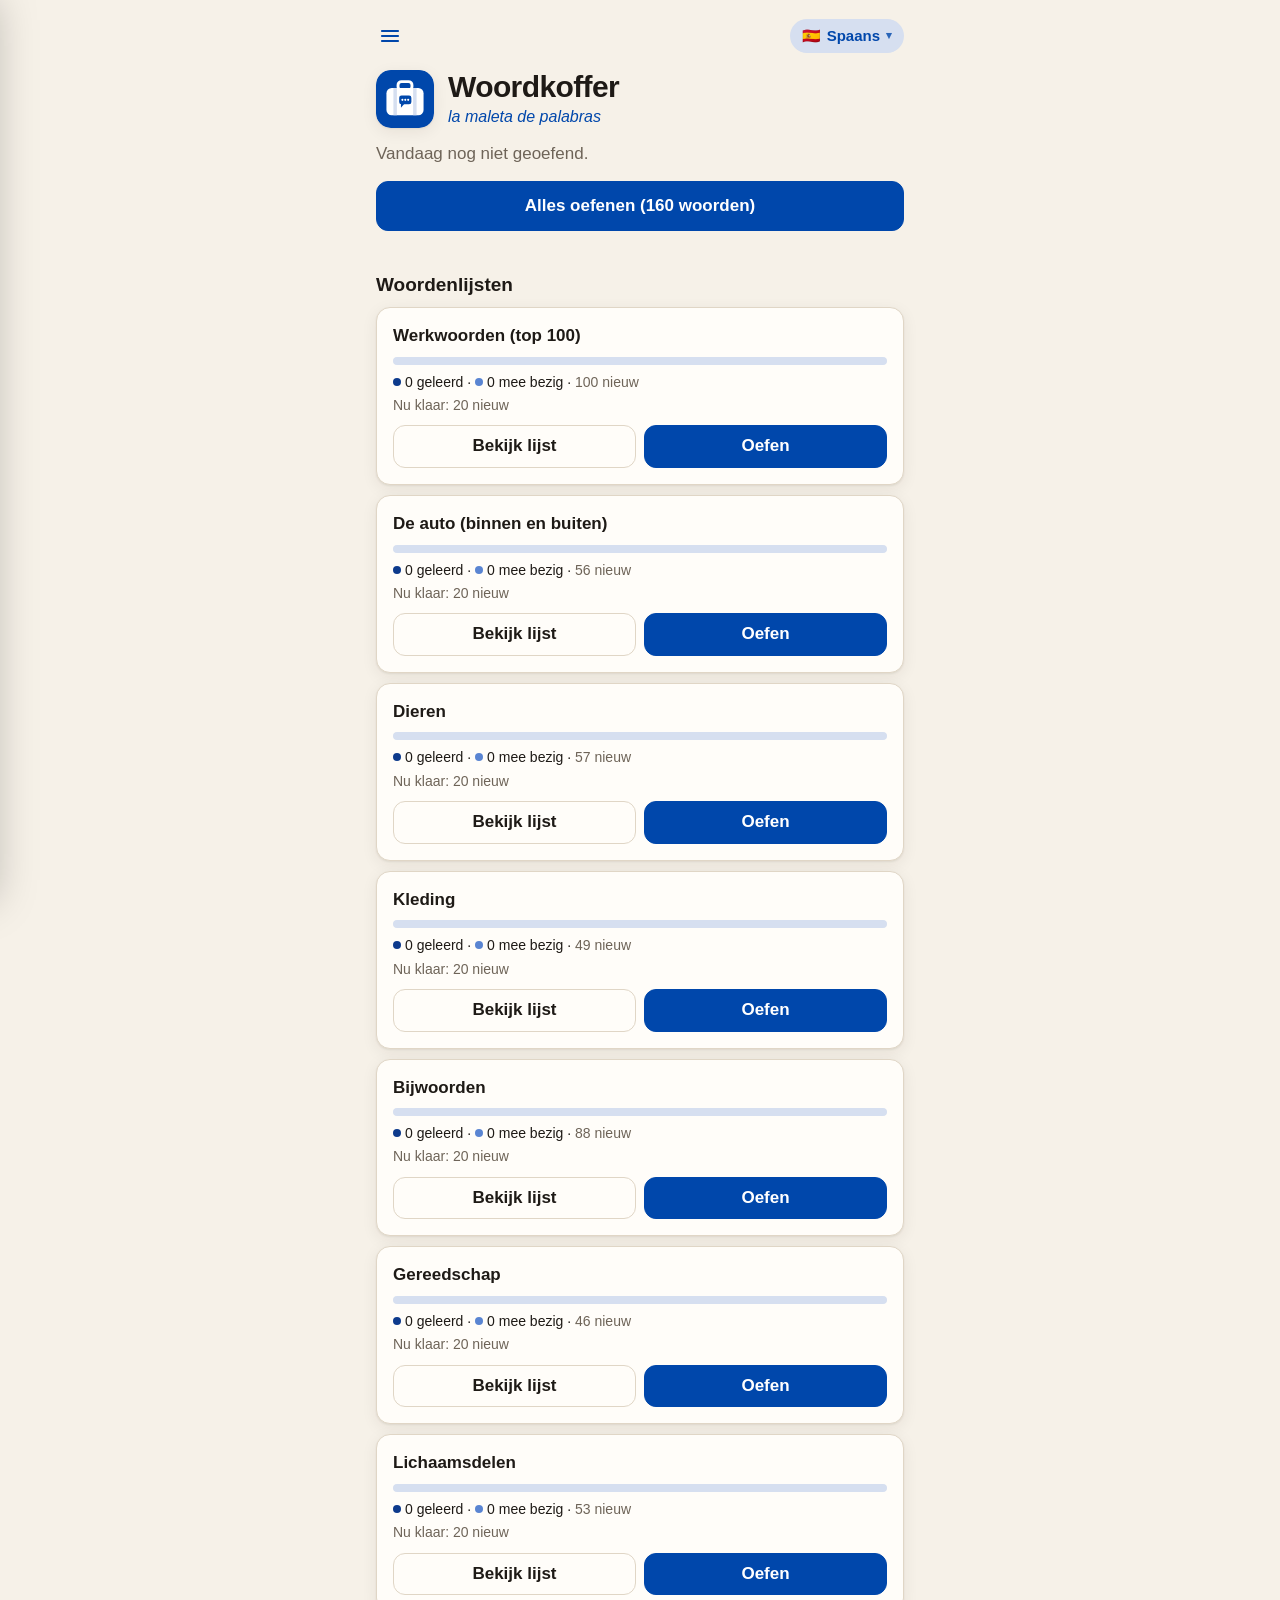
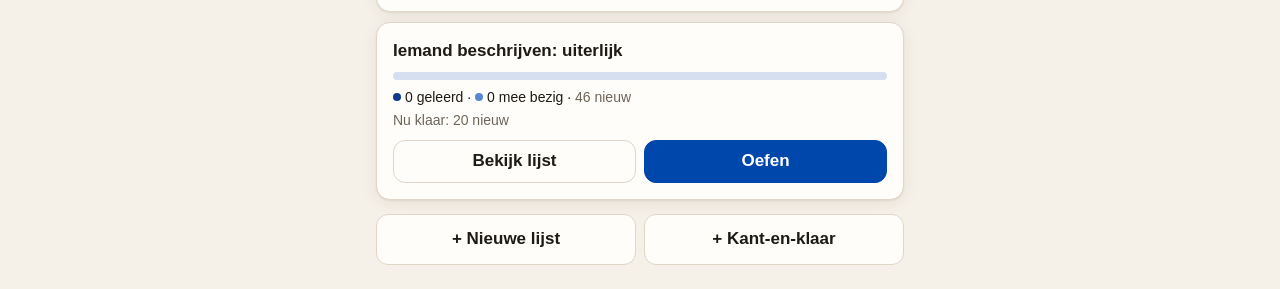
<file: index.html>
<!doctype html>
<html lang="nl">
<head>
  <meta charset="utf-8">
  <meta name="viewport" content="width=device-width, initial-scale=1, viewport-fit=cover">
  <!-- Wat de pagina mag laden: alleen eigen bestanden, plus GoatCounter voor het anoniem tellen. -->
  <meta http-equiv="Content-Security-Policy" content="default-src 'self'; script-src 'self' https://gc.zgo.at; connect-src 'self' https://woordkoffer.goatcounter.com; img-src 'self' data: https://woordkoffer.goatcounter.com; media-src 'self' blob:; style-src 'self' 'unsafe-inline'; object-src 'none'; base-uri 'none'; form-action 'none'">
  <title>Woordkoffer</title>
  <meta name="description" content="Pak je woorden in voor op reis: flashcards om een taal te leren, met herhaling op het juiste moment.">
  <meta name="theme-color" content="#0047ab">
  <link rel="manifest" href="manifest.json">
  <link rel="icon" href="icons/icon.svg" type="image/svg+xml">
  <link rel="apple-touch-icon" href="icons/icon-180.png">
  <meta name="apple-mobile-web-app-capable" content="yes">
  <meta name="mobile-web-app-capable" content="yes">
  <meta name="apple-mobile-web-app-status-bar-style" content="default">
  <meta name="apple-mobile-web-app-title" content="Woordkoffer">
  <link rel="stylesheet" href="styles.css">
</head>
<body>
  <main id="app" aria-live="polite"></main>
  <div class="drawer-backdrop"></div>
  <nav id="drawer" class="drawer" aria-label="Menu" aria-hidden="true"></nav>
  <div id="toast" role="status"></div>
  <script src="vertalingen.js"></script>
  <script src="lijsten.js"></script>
  <script src="lijsten-sv.js"></script>
  <script src="app.js"></script>
</body>
</html>
</file>
<file: styles.css>
/* Woordkoffer – opmaak.
   Kleuren: kobaltblauw met warme herfsttinten (crème, espresso, roest, mosterd, olijf en petrol).
   Donker volgt de telefoon, tenzij je in Instellingen zelf kiest (data-theme op <html>). */

/* ---------- Kleuren ---------- */
:root {
  --bg: #f6f1e8;
  --surface: #fffdf9;
  --surface-2: #ece4d6;
  --text: #1e1a16;
  --muted: #6e6458;
  --border: #e0d6c6;
  --accent: #0047ab;
  --accent-soft: #d6dff0;
  --accent-text: #ffffff;
  /* antwoordknoppen */
  --again: #b0412e;
  --hard: #b8821a;
  --good: #4f7a2e;
  --easy: #1f7a7a;
  /* grafieken (gecontroleerd op kleurenblindheid) */
  --viz-good: #1b54b8; --viz-bad: #b0412e;
  --viz-1: #8aa8e0; --viz-2: #5a85d2; --viz-3: #2e62c0; --viz-4: #0d3a8c;
  --heat-1: #9db6e6; --heat-2: #7096da; --heat-3: #4573c9; --heat-4: #1b54b8; --heat-5: #0d3a8c;
  --radius: 14px;
  --shadow: 0 1px 2px rgba(40, 28, 16, .07), 0 4px 16px rgba(40, 28, 16, .07);
  color-scheme: light;
}
@media (prefers-color-scheme: dark) {
  :root:not([data-theme="light"]) {
    --bg: #171412; --surface: #221d19; --surface-2: #2d2621; --text: #f1e9de; --muted: #b3a796; --border: #3a322b;
    --accent: #2f6fe0; --accent-soft: #1f2d4d; --accent-text: #ffffff;
    --again: #e0785c; --hard: #e0ad4a; --good: #96b960; --easy: #4fb6b0;
    --viz-good: #3d7ae4; --viz-bad: #d4664a;
    --viz-1: #3d5e9e; --viz-2: #4f7fd0; --viz-3: #79a3ee; --viz-4: #b3cffb;
    --heat-1: #3d5e9e; --heat-2: #4a76c6; --heat-3: #6894e4; --heat-4: #8fb4f4; --heat-5: #bfd6fc;
    --shadow: none;
    color-scheme: dark;
  }
}
:root[data-theme="dark"] {
  --bg: #171412; --surface: #221d19; --surface-2: #2d2621; --text: #f1e9de; --muted: #b3a796; --border: #3a322b;
  --accent: #2f6fe0; --accent-soft: #1f2d4d; --accent-text: #ffffff;
  --again: #e0785c; --hard: #e0ad4a; --good: #96b960; --easy: #4fb6b0;
  --viz-good: #3d7ae4; --viz-bad: #d4664a;
  --viz-1: #3d5e9e; --viz-2: #4f7fd0; --viz-3: #79a3ee; --viz-4: #b3cffb;
  --heat-1: #3d5e9e; --heat-2: #4a76c6; --heat-3: #6894e4; --heat-4: #8fb4f4; --heat-5: #bfd6fc;
  --shadow: none;
  color-scheme: dark;
}

/* ---------- Basis ---------- */
* { box-sizing: border-box; }
html { -webkit-text-size-adjust: 100%; }
body {
  margin: 0; background: var(--bg); color: var(--text);
  font: 17px/1.45 -apple-system, BlinkMacSystemFont, "Segoe UI", Roboto, "Helvetica Neue", Arial, sans-serif;
  -webkit-tap-highlight-color: transparent;
}
main {
  max-width: 560px; margin: 0 auto; min-height: 100dvh; display: flex; flex-direction: column;
  padding: calc(16px + env(safe-area-inset-top)) 16px calc(24px + env(safe-area-inset-bottom));
}
h1 { font-size: 28px; margin: 4px 0 2px; letter-spacing: -.01em; }
h2 { font-size: 19px; margin: 24px 0 8px; }
p { margin: 6px 0; }
.muted { color: var(--muted); }
.small { font-size: 14px; }

/* ---------- Knoppen en kaarten ---------- */
.topbar { display: flex; align-items: center; gap: 8px; margin-bottom: 12px; min-height: 40px; }
.topbar .title { flex: 1; font-weight: 600; font-size: 18px; white-space: nowrap; text-overflow: ellipsis; }
.iconbtn {
  border: 0; background: transparent; color: var(--accent);
  font-size: 17px; padding: 8px 6px; cursor: pointer; font-weight: 600; white-space: nowrap;
}
.iconbtn.icon { display: inline-flex; padding: 8px; }
.topbar .title .iconbtn.icon { margin-left: -6px; }
.linkbtn { border: 0; background: none; color: var(--accent); font: inherit; font-weight: 600; padding: 4px 0 0; cursor: pointer; }
.btn {
  display: inline-flex; align-items: center; justify-content: center; gap: 6px;
  border: 1px solid var(--border); background: var(--surface); color: var(--text);
  border-radius: 12px; padding: 12px 16px; font: inherit; font-weight: 600;
  cursor: pointer; text-decoration: none; min-height: 48px;
}
.btn.primary { background: var(--accent); border-color: var(--accent); color: var(--accent-text); }
.btn.danger { color: var(--again); }
.btn.block { width: 100%; }
.btn:disabled { opacity: .45; cursor: default; }
.row { display: flex; gap: 8px; flex-wrap: wrap; }
.row > .btn { flex: 1; }
.card { background: var(--surface); border: 1px solid var(--border); border-radius: var(--radius); box-shadow: var(--shadow); padding: 16px; }
.list { display: flex; flex-direction: column; gap: 10px; }
details summary { cursor: pointer; color: var(--accent); font-weight: 600; padding: 6px 0; }

/* Keuzeknoppen naast elkaar (tempo, weergave, periode, taal van de app) */
.seg { display: grid; grid-template-columns: repeat(3, 1fr); gap: 6px; background: var(--surface-2); padding: 4px; border-radius: 12px; }
.seg button {
  border: 0; background: transparent; color: var(--text); font: inherit; font-weight: 600; cursor: pointer;
  border-radius: 9px; padding: 10px 4px; display: flex; flex-direction: column; align-items: center; min-height: 52px;
}
.seg button span { font-size: 12px; font-weight: 400; color: var(--muted); }
.seg button.on { background: var(--accent); color: var(--accent-text); box-shadow: var(--shadow); }
.seg button.on span { color: var(--accent-text); opacity: .9; }
.seg2 { grid-template-columns: 1fr 1fr; }
.seg2 button { min-height: 42px; font-size: 15px; }
.seg2 button span { font-size: 15px; font-weight: 600; color: inherit; opacity: 1; }
.seg4 { grid-template-columns: repeat(4, 1fr); }
.seg4 button { min-height: 40px; font-size: 15px; }

/* Aan/uit-schakelaar (kant-en-klare lijsten) */
.switch { flex: none; width: 52px; height: 30px; border-radius: 15px; border: 0; padding: 3px; cursor: pointer; background: var(--border); transition: background .15s; }
.switch span { display: block; width: 24px; height: 24px; border-radius: 50%; background: #fff; box-shadow: 0 1px 3px rgba(0, 0, 0, .25); transition: transform .15s; }
.switch[aria-checked="true"] { background: var(--accent); }
.switch[aria-checked="true"] span { transform: translateX(22px); }

/* Balkjes */
.meter { height: 6px; border-radius: 3px; background: var(--accent-soft); overflow: hidden; margin: 4px 0; }
.meter span { display: block; height: 100%; border-radius: 3px; background: var(--accent); }
.dot { display: inline-block; width: 8px; height: 8px; border-radius: 50%; margin-right: 4px; vertical-align: 1px; }
.dot.learned { background: var(--viz-4); } .dot.busy { background: var(--viz-2); }

/* ---------- Overzicht ---------- */
.brand { display: flex; align-items: center; gap: 14px; margin: 2px 0 8px; }
.brand .logo { width: 58px; height: 58px; flex: none; border-radius: 15px; box-shadow: var(--shadow); }
.brand h1 { margin: 0; font-size: 30px; letter-spacing: -.02em; line-height: 1.1; }
.motto { margin: 2px 0 0; color: var(--accent); font-style: italic; font-size: 16px; }
.hero { margin: 8px 0 16px; }
.langpick {
  position: relative; display: inline-flex; align-items: center; gap: 6px; margin: 0;
  padding: 6px 12px; border-radius: 999px; background: var(--accent-soft); color: var(--accent);
  font-size: 15px; font-weight: 600; cursor: pointer;
}
.langpick .chev { font-size: 11px; opacity: .8; }
.langpick select { position: absolute; inset: 0; opacity: 0; cursor: pointer; width: 100%; font-size: 16px; }

/* Een lijst: naam, woordenbalk (geleerd · mee bezig · nieuw), en de knoppen */
.deckcard .name { font-weight: 650; font-size: 17px; }
.summary { display: flex; flex-direction: column; gap: 3px; margin-top: 4px; }
.wordbar { display: flex; gap: 2px; height: 8px; margin: 4px 0; border-radius: 4px; overflow: hidden; }
.wordbar span { border-radius: 2px; }
.wordbar .learned { background: var(--viz-4); } .wordbar .busy { background: var(--viz-2); } .wordbar .fresh { background: var(--accent-soft); }
.deck-actions { display: grid; grid-template-columns: 1fr 1fr; gap: 8px; margin-top: 10px; }
.deck-actions .btn { min-height: 42px; padding: 8px 12px; }
/* Kant-en-klare lijst: tekst links, schakelaar rechts */
.deck { display: flex; align-items: center; gap: 12px; }
.deck .info { flex: 1; min-width: 0; }
.deck .name { font-weight: 600; }

/* ---------- Menu (zijlade) ---------- */
.drawer-backdrop {
  position: fixed; inset: 0; background: rgba(10, 8, 6, .45); opacity: 0; pointer-events: none;
  transition: opacity .2s; z-index: 20;
}
.drawer {
  position: fixed; top: 0; bottom: 0; left: 0; width: min(84vw, 320px); z-index: 21;
  background: var(--bg); box-shadow: 0 0 40px rgba(0, 0, 0, .25); overflow-y: auto;
  padding: calc(18px + env(safe-area-inset-top)) 16px calc(18px + env(safe-area-inset-bottom));
  transform: translateX(-102%); transition: transform .22s ease; display: flex; flex-direction: column; gap: 14px;
}
body.menu-open { overflow: hidden; }
body.menu-open .drawer { transform: none; }
body.menu-open .drawer-backdrop { opacity: 1; pointer-events: auto; }
@media (prefers-reduced-motion: reduce) { .drawer, .drawer-backdrop { transition: none; } }
.menu-head { display: flex; align-items: center; gap: 12px; }
.menu-head .logo { width: 44px; height: 44px; border-radius: 12px; flex: none; }
.menu-head strong { font-size: 19px; }
.menu-head .motto { font-size: 14px; margin: 0; }
.menu-head .menu-close { margin-left: auto; color: var(--muted); }
.menu-section { background: var(--surface); border: 1px solid var(--border); border-radius: var(--radius); padding: 12px; }
.menu-label { font-size: 12px; color: var(--muted); text-transform: uppercase; letter-spacing: .04em; margin-bottom: 6px; }
.menu-items { display: flex; flex-direction: column; gap: 2px; }
.menu-item {
  display: flex; align-items: center; gap: 14px; width: 100%; border: 0; background: transparent; color: var(--text);
  font: inherit; font-weight: 500; text-align: left; padding: 12px 10px; border-radius: 10px; cursor: pointer; min-height: 48px;
}
.menu-item svg { color: var(--accent); flex: none; }
.menu-item:hover { background: var(--surface-2); }
.menu-item.on { background: var(--accent-soft); color: var(--accent); font-weight: 650; }
a.menu-item { text-decoration: none; }
.menu-foot { margin-top: auto; text-align: center; }
.menu-foot a, .small a { color: var(--accent); }

/* ---------- Oefenen ---------- */
.roundbar { margin: 0 0 10px; }
.roundbar .meter { margin: 0 0 6px; }
.roundbar .small { text-align: center; }
.study { flex: 1; display: flex; flex-direction: column; }
.flash {
  flex: 1; display: flex; flex-direction: column; justify-content: center; align-items: center;
  text-align: center; padding: 28px 18px; min-height: 280px; cursor: pointer; position: relative;
}
.flash .dir { position: absolute; top: 12px; left: 16px; font-size: 13px; color: var(--muted); }
.flash .speak { position: absolute; top: 4px; right: 6px; font-size: 22px; }
.flash .front { font-size: 32px; font-weight: 650; line-height: 1.2; overflow-wrap: anywhere; }
.flash hr { width: 60%; border: 0; border-top: 1px solid var(--border); margin: 20px auto; }
.flash .back { font-size: 26px; line-height: 1.25; overflow-wrap: anywhere; }
.flash .note { font-size: 15px; color: var(--muted); margin-top: 12px; }
/* Stipjes: hoe vaak je dit woord in deze ronde goed had (vol) en nog nodig is (leeg) */
.word-dots { position: absolute; top: 40px; left: 50%; transform: translateX(-50%); display: flex; gap: 5px; }
.word-dots i { width: 9px; height: 9px; border-radius: 50%; border: 1.5px solid var(--accent); }
.word-dots i.on { background: var(--accent); }
/* Overslaan en Weg: bewust klein en onopvallend, onderin de kaart */
.flash .mini-skip, .flash .mini-remove {
  position: absolute; bottom: 8px; border: 0; background: transparent;
  color: var(--muted); font: inherit; font-size: 12px; padding: 6px 4px; cursor: pointer; opacity: .8;
}
.flash .mini-skip { left: 10px; }
.flash .mini-remove { right: 10px; }
.flash .mini-skip:hover { opacity: 1; color: var(--accent); }
.flash .mini-remove:hover { opacity: 1; color: var(--again); }
.reveal { margin-top: 14px; position: sticky; bottom: calc(8px + env(safe-area-inset-bottom)); }
.answers {
  display: grid; grid-template-columns: repeat(4, 1fr); gap: 8px; margin-top: 14px;
  position: sticky; bottom: calc(8px + env(safe-area-inset-bottom));
}
.answers .btn { flex-direction: column; gap: 0; padding: 8px 4px; min-height: 60px; font-size: 15px; color: #fff; border: 0; }
.answers .btn span { font-weight: 400; font-size: 12px; opacity: .9; }
.answers .a1 { background: var(--again); }
.answers .a2 { background: var(--hard); }
.answers .a3 { background: var(--good); }
.answers .a4 { background: var(--easy); }
@media (prefers-color-scheme: dark) { :root:not([data-theme="light"]) .answers .btn { color: #1b1714; } }
:root[data-theme="dark"] .answers .btn { color: #1b1714; }
.answers.two { grid-template-columns: 1fr 1fr; }
.answers.two .btn { font-size: 17px; }
.done { text-align: center; margin: auto 0; padding: 24px 8px; }
.done .big { font-size: 56px; }

/* ---------- Lijst bekijken en woorden ---------- */
.cardrow { display: flex; gap: 10px; align-items: baseline; padding: 12px 4px; border-bottom: 1px solid var(--border); cursor: pointer; }
.cardrow:last-child { border-bottom: 0; }
.cardrow .term { flex: 1; font-weight: 600; overflow-wrap: anywhere; }
.cardrow .nl { flex: 1; color: var(--muted); overflow-wrap: anywhere; }
.cardrow .due { font-size: 12px; color: var(--muted); white-space: nowrap; }
.cardrow .pick { width: 22px; height: 22px; accent-color: var(--accent); flex: none; align-self: center; margin: 0; }
label.cardrow { color: var(--text); font-size: inherit; margin: 0; }
.hidden-row .term, .hidden-row .nl { opacity: .45; text-decoration: line-through; }
.selbar {
  position: sticky; bottom: calc(8px + env(safe-area-inset-bottom)); margin-top: 12px;
  background: var(--surface); border: 1px solid var(--border); border-radius: var(--radius); box-shadow: var(--shadow);
  padding: 10px 12px; display: flex; flex-direction: column; gap: 8px;
}
.selbar .btn { min-height: 42px; padding: 8px 10px; }

/* Formulieren */
label { display: block; font-size: 14px; color: var(--muted); margin: 12px 0 4px; }
input[type=text], input[type=number], input[type=search], textarea, select {
  width: 100%; font: inherit; color: var(--text); background: var(--surface);
  border: 1px solid var(--border); border-radius: 10px; padding: 11px 12px;
}
textarea { min-height: 200px; resize: vertical; font-size: 16px; }
input:focus, textarea:focus, select:focus { outline: 2px solid var(--accent); outline-offset: -1px; }
.check { display: flex; align-items: center; gap: 10px; color: var(--text); font-size: 16px; margin: 12px 0; }
.check input { width: 22px; height: 22px; accent-color: var(--accent); }
.preview { font-size: 14px; max-height: 220px; overflow: auto; }
.preview table { width: 100%; border-collapse: collapse; }
.preview td { padding: 4px 6px; border-bottom: 1px solid var(--border); vertical-align: top; }

/* ---------- Statistieken ---------- */
select#statsdeck { margin-bottom: 4px; }
.tiles { display: grid; grid-template-columns: 1fr 1fr; gap: 10px; margin: 14px 0 4px; }
.tiles.two { margin: 10px 0 12px; }
.tile { background: var(--surface); border: 1px solid var(--border); border-radius: var(--radius); padding: 12px 14px; }
.card .tile { background: var(--surface-2); border: 0; }
.tile-label { font-size: 13px; color: var(--muted); }
.tile-value { font-size: 26px; font-weight: 650; line-height: 1.2; margin-top: 2px; }
.tile-sub { font-size: 12px; color: var(--muted); margin-top: 2px; }
/* Kalender: twaalf maandkaartjes, hoe donkerder hoe meer woorden */
.cal-head { display: flex; align-items: center; justify-content: center; gap: 12px; margin-bottom: 8px; }
.cal-head .iconbtn { font-size: 22px; padding: 0 10px; }
.cal-head .iconbtn:disabled { opacity: .3; }
.cal { display: grid; grid-template-columns: repeat(3, 1fr); gap: 12px 10px; }
.cal-name { font-size: 12px; color: var(--muted); margin-bottom: 3px; }
.cal-grid { display: grid; grid-template-columns: repeat(7, 1fr); gap: 2px; }
.cal-day, .cal-pad { aspect-ratio: 1; border-radius: 3px; }
.cal-day { background: var(--surface-2); }
.cal-day[data-tip] { cursor: pointer; }
.cal-day.l1 { background: var(--heat-1); } .cal-day.l2 { background: var(--heat-2); } .cal-day.l3 { background: var(--heat-3); }
.cal-day.l4 { background: var(--heat-4); } .cal-day.l5 { background: var(--heat-5); }
.cal-legend { display: flex; align-items: center; justify-content: flex-end; gap: 3px; margin-top: 10px; font-size: 12px; color: var(--muted); }
.cal-legend .cal-day { width: 12px; }
.cal-legend span:first-child { margin-right: 4px; } .cal-legend span:last-child { margin-left: 4px; }
/* Grafiek per oefendag */
.legend { display: flex; gap: 14px; font-size: 13px; color: var(--muted); margin-bottom: 6px; align-items: center; }
.legend span { display: inline-flex; align-items: center; gap: 6px; }
.sw { display: inline-block; width: 12px; height: 12px; border-radius: 3px; flex: none; }
.sw.good { background: var(--viz-good); } .sw.bad { background: var(--viz-bad); }
.chart { display: block; max-width: 100%; height: auto; }
.chart .grid { stroke: var(--border); stroke-width: 1; }
.chart .axis { fill: var(--muted); font-size: 11px; font-variant-numeric: tabular-nums; }
.chart .good { fill: var(--viz-good); } .chart .bad { fill: var(--viz-bad); }
.chart rect[data-tip] { cursor: pointer; }
.chart rect[data-tip]:hover { fill: var(--text); fill-opacity: .04; }
/* Je woorden: één balk in vier stappen */
.segbar { display: flex; gap: 2px; height: 28px; margin: 4px 0 12px; }
.seg-part { border-radius: 4px; display: flex; align-items: center; padding: 0 8px; min-width: 4px; cursor: pointer; }
.seg-part span { font-size: 13px; font-weight: 600; color: #fff; white-space: nowrap; }
.s-new { background: var(--viz-1); } .s-busy { background: var(--viz-2); } .s-known { background: var(--viz-3); } .s-solid { background: var(--viz-4); }
.s-new span { color: #13110f; }
@media (prefers-color-scheme: dark) { :root:not([data-theme="light"]) .s-known span, :root:not([data-theme="light"]) .s-solid span { color: #13110f; } }
:root[data-theme="dark"] .s-known span, :root[data-theme="dark"] .s-solid span { color: #13110f; }
.status-legend { list-style: none; margin: 0; padding: 0; display: grid; gap: 10px; }
.status-legend li { display: flex; gap: 10px; align-items: flex-start; }
.status-legend .sw { margin-top: 4px; }
/* Tabellen */
.stat-table { width: 100%; border-collapse: collapse; font-size: 14px; font-variant-numeric: tabular-nums; }
.stat-table th { text-align: left; font-weight: 600; color: var(--muted); font-size: 12px; padding: 6px 4px; border-bottom: 1px solid var(--border); }
.stat-table td { padding: 8px 4px; border-bottom: 1px solid var(--border); vertical-align: top; }
.stat-table tr:last-child td { border-bottom: 0; }
.stat-table.hard tr { cursor: pointer; }
.as-table { margin-top: 10px; font-size: 14px; }
.as-table summary { font-weight: 500; font-size: 14px; }

/* ---------- Meldingen ---------- */
.tip {
  position: absolute; z-index: 10; pointer-events: none; background: var(--text); color: var(--bg);
  padding: 8px 10px; border-radius: 8px; font-size: 13px; line-height: 1.35; max-width: 240px; box-shadow: var(--shadow);
}
#toast {
  position: fixed; left: 50%; bottom: calc(24px + env(safe-area-inset-bottom)); transform: translateX(-50%) translateY(20px);
  background: var(--text); color: var(--bg); padding: 10px 16px; border-radius: 10px; font-size: 15px;
  opacity: 0; pointer-events: none; transition: .2s; max-width: calc(100% - 32px); text-align: center; z-index: 30;
}
#toast.show { opacity: 1; transform: translateX(-50%) translateY(0); }

/* ---------- Tikfeedback: elke knop geeft zichtbaar mee als je erop drukt ---------- */
.btn, .iconbtn, .linkbtn, .seg button, .menu-item, .cardrow { transition: transform .08s ease, filter .08s ease, background-color .08s ease; }
.btn:not(:disabled):active, .seg button:active { transform: scale(.96); filter: brightness(.9); }
.answers .btn:not(:disabled):active { transform: scale(.93); filter: brightness(.82); }
.iconbtn:active, .linkbtn:active { transform: scale(.88); opacity: .6; }
.menu-item:active, .cardrow:active { background: var(--accent-soft); }
.iconbtn.speak.playing { animation: speak-pulse .9s ease-in-out infinite; }
.btn.speak.playing { animation: speak-fade .9s ease-in-out infinite; }
@keyframes speak-pulse { 50% { transform: scale(1.18); opacity: .6; } }
@keyframes speak-fade { 50% { opacity: .6; } }
@media (prefers-reduced-motion: reduce) {
  .btn:not(:disabled):active, .seg button:active, .answers .btn:not(:disabled):active, .iconbtn:active, .linkbtn:active { transform: none; }
  .iconbtn.speak.playing, .btn.speak.playing { animation: none; opacity: .6; }
}
</file>
